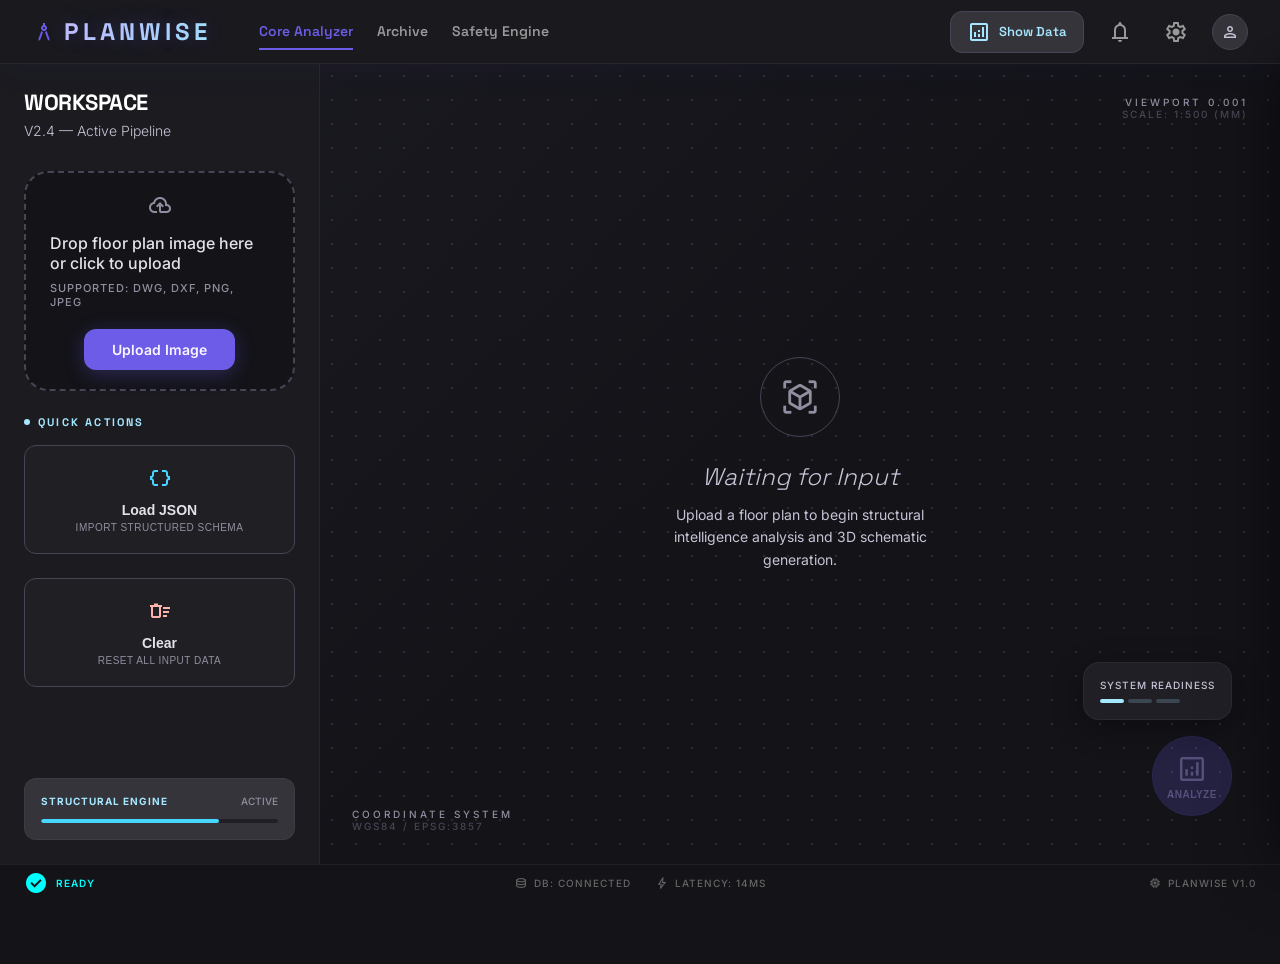
<file: frontend/index.html>
<!DOCTYPE html>
<html class="dark" lang="en">
<head>
    <meta charset="UTF-8">
    <meta name="viewport" content="width=device-width, initial-scale=1.0">
    <title>PlanWise — Structural Intelligence</title>
    <link rel="stylesheet" href="style.css">
    <link rel="preconnect" href="https://fonts.googleapis.com">
    <link rel="preconnect" href="https://fonts.gstatic.com" crossorigin>
    <link href="https://fonts.googleapis.com/css2?family=Space+Grotesk:wght@300;400;500;600;700&family=Inter:wght@300;400;500;600;700&family=JetBrains+Mono:wght@400;500;600&display=swap" rel="stylesheet">
    <link href="https://fonts.googleapis.com/css2?family=Material+Symbols+Outlined:wght,FILL@100..700,0..1&display=swap" rel="stylesheet">
    <script src="https://cdn.plot.ly/plotly-2.32.0.min.js"></script>
</head>
<body>
    <header class="topbar">
        <div class="topbar-left">
            <div class="logo">
                <span class="material-symbols-outlined logo-icon">architecture</span>
                <span class="logo-text">PLANWISE</span>
            </div>
            <nav class="nav-tabs">
                <a class="nav-tab active" href="#">Core Analyzer</a>
                <a class="nav-tab" href="#">Archive</a>
                <a class="nav-tab" href="#">Safety Engine</a>
            </nav>
        </div>
        <div class="topbar-right">
            <button class="toggle-btn" id="btn-toggle-results">
                <span class="material-symbols-outlined">analytics</span>
                <span>Show Data</span>
            </button>
            <button class="icon-btn">
                <span class="material-symbols-outlined">notifications</span>
            </button>
            <button class="icon-btn">
                <span class="material-symbols-outlined">settings</span>
            </button>
            <div class="user-avatar">
                <span class="material-symbols-outlined">person</span>
            </div>
        </div>
    </header>

    <main class="main-content">
        <!-- Left Panel - Input -->
        <section class="left-panel">
            <div class="panel-header">
                <h1 class="panel-title">Workspace</h1>
                <p class="panel-subtitle">V2.4 — Active Pipeline</p>
            </div>

            <!-- Upload Zone -->
            <div class="upload-zone" id="dropzone">
                <span class="material-symbols-outlined upload-icon">cloud_upload</span>
                <p class="upload-text">Drop floor plan image here or click to upload</p>
                <p class="upload-formats">Supported: DWG, DXF, PNG, JPEG</p>
                <button class="upload-btn" id="btn-upload">
                    Upload Image
                </button>
                <input type="file" id="file-input" accept="image/*" hidden>
            </div>

            <!-- Quick Actions -->
            <div class="quick-actions">
                <h2 class="section-title">
                    <span class="section-dot"></span>
                    Quick Actions
                </h2>
                <div class="action-grid">
                    <button class="action-card" id="btn-json">
                        <span class="material-symbols-outlined action-icon">data_object</span>
                        <div class="action-info">
                            <p class="action-title">Load JSON</p>
                            <p class="action-desc">Import structured schema</p>
                        </div>
                    </button>
                    <button class="action-card danger" id="btn-clear">
                        <span class="material-symbols-outlined action-icon">delete_sweep</span>
                        <div class="action-info">
                            <p class="action-title">Clear</p>
                            <p class="action-desc">Reset all input data</p>
                        </div>
                    </button>
                </div>
            </div>

            <!-- System Info -->
            <div class="system-info">
                <div class="system-header">
                    <span class="system-label">Structural Engine</span>
                    <span class="system-status">Active</span>
                </div>
                <div class="system-progress">
                    <div class="progress-bar"></div>
                </div>
            </div>
        </section>

        <!-- Right Panel - Preview -->
        <section class="right-panel">
            <div class="preview-bg">
                <div class="dot-grid"></div>
                <div class="gradient-overlay"></div>
            </div>
            
            <div class="preview-placeholder" id="placeholder">
                <div class="placeholder-icon">
                    <span class="material-symbols-outlined">view_in_ar</span>
                </div>
                <h3 class="placeholder-title">Waiting for Input</h3>
                <p class="placeholder-text">Upload a floor plan to begin structural intelligence analysis and 3D schematic generation.</p>
            </div>

            <img id="preview-image" class="preview-image" alt="Floor plan preview" hidden>
            
            <!-- Plotly 3D Viewer -->
            <div id="plotly-viewer" style="position: absolute; top:0; left:0; width: 100%; height: 100%; z-index: 10; display: none;"></div>

            <!-- Phase Selector -->
            <div class="phase-selector" id="phase-selector" style="display: none;">
                <button class="phase-btn active" data-phase="phase_1_layout">1. Layout</button>
                <button class="phase-btn" data-phase="phase_2_walls">2. Walls</button>
                <button class="phase-btn" data-phase="phase_3_analysis">3. Analysis</button>
                <button class="phase-btn" data-phase="phase_4_materials">4. Materials</button>
                <button class="phase-btn" data-phase="phase_5_final">5. Final</button>
                <button class="phase-btn play-btn" id="btn-autoplay" title="Auto-play phases">
                    <span class="material-symbols-outlined" style="font-size: 18px;">play_arrow</span>
                </button>
            </div>

            <!-- Floating Analyze Button -->
            <div class="analyze-float">
                <div class="system-readout">
                    <p class="readout-label">System Readiness</p>
                    <div class="readout-dots">
                        <span class="dot active"></span>
                        <span class="dot"></span>
                        <span class="dot"></span>
                    </div>
                </div>
                <button class="analyze-btn" id="btn-analyze" disabled>
                    <span class="material-symbols-outlined">analytics</span>
                    <span class="analyze-label">Analyze</span>
                </button>
            </div>

            <!-- Corner Annotations -->
            <div class="corner-info top-right">
                <p class="corner-label">Viewport 0.001</p>
                <p class="corner-sublabel">Scale: 1:500 (mm)</p>
            </div>
            <div class="corner-info bottom-left">
                <p class="corner-label">Coordinate System</p>
                <p class="corner-sublabel">WGS84 / EPSG:3857</p>
            </div>
        <!-- Right Panel - Analysis Results -->
        <section class="analysis-panel" id="analysis-panel">
            <div class="analysis-header">
                <h2 class="analysis-title">Safety Insights</h2>
                <div class="analysis-badge">Real-time</div>
            </div>
            
            <div class="analysis-placeholder">
                <span class="material-symbols-outlined placeholder-icon">query_stats</span>
                <p>Run analysis to see room-by-room risk scores and material recommendations.</p>
            </div>
            
            <div class="analysis-results" id="analysis-results" hidden>
                <!-- Dynamically populated by app.js -->
            </div>
        </section>
    </main>

    <!-- Status Bar -->
    <footer class="status-bar">
        <div class="status-left">
            <span class="material-symbols-outlined status-icon ready">check_circle</span>
            <span class="status-text ready" id="status-text">Ready</span>
        </div>
        <div class="status-center">
            <span class="status-item">
                <span class="material-symbols-outlined">database</span>
                DB: CONNECTED
            </span>
            <span class="status-item">
                <span class="material-symbols-outlined">bolt</span>
                LATENCY: 14MS
            </span>
        </div>
        <div class="status-right">
            <span class="status-item">
                <span class="material-symbols-outlined">memory</span>
                PLANWISE v1.0
            </span>
        </div>
    </footer>

    <script src="app.js"></script>
</body>
</html>
</file>
<file: frontend/style.css>
:root {
    --bg-surface: #131318;
    --bg-surface-container: #1f1f24;
    --bg-surface-container-low: #1b1b20;
    --bg-surface-container-high: #2a292f;
    --bg-surface-container-highest: #35343a;
    --bg-surface-bright: #39393e;
    --bg-surface-dim: #131318;
    
    --color-primary: #c6bfff;
    --color-primary-container: #6c5ce7;
    --color-on-primary: #2900a0;
    --color-on-primary-container: #faf6ff;
    
    --color-secondary: #a5e7ff;
    --color-secondary-container: #00d2ff;
    --color-on-secondary: #003543;
    --color-secondary-fixed: #b6ebff;
    --color-secondary-fixed-dim: #47d6ff;
    
    --color-tertiary: #c5c0ff;
    --color-tertiary-container: #6d66c4;
    --color-on-tertiary: #2a1f7e;
    
    --color-error: #ffb4ab;
    --color-error-container: #93000a;
    
    --color-on-surface: #e4e1e9;
    --color-on-surface-variant: #c8c4d7;
    --color-on-background: #e4e1e9;
    
    --color-outline: #928ea0;
    --color-outline-variant: #474554;
    
    --font-headline: 'Space Grotesk', sans-serif;
    --font-body: 'Inter', sans-serif;
    --font-mono: 'JetBrains Mono', monospace;
    
    --radius-sm: 6px;
    --radius-md: 12px;
    --radius-lg: 16px;
    --radius-xl: 24px;
    
    --transition-fast: 150ms ease;
    --transition-normal: 250ms ease;
}

* {
    margin: 0;
    padding: 0;
    box-sizing: border-box;
}

body {
    font-family: var(--font-body);
    background: var(--bg-surface);
    color: var(--color-on-surface);
    min-height: 100vh;
    overflow: hidden;
}

/* Top App Bar */
.topbar {
    position: fixed;
    top: 0;
    left: 0;
    right: 0;
    height: 64px;
    z-index: 100;
    background: rgba(31, 31, 36, 0.6);
    backdrop-filter: blur(24px);
    border-bottom: 1px solid rgba(255, 255, 255, 0.06);
    display: flex;
    align-items: center;
    justify-content: space-between;
    padding: 0 32px;
    box-shadow: 0 0 40px rgba(108, 92, 231, 0.06);
}

.topbar-left {
    display: flex;
    align-items: center;
    gap: 48px;
}

.logo {
    display: flex;
    align-items: center;
    gap: 8px;
}

.logo-icon {
    font-size: 28px;
    color: var(--color-primary-container);
    font-variation-settings: 'FILL' 1;
}

.logo-text {
    font-family: var(--font-headline);
    font-size: 24px;
    font-weight: 700;
    letter-spacing: 4px;
    background: linear-gradient(135deg, #c6bfff 0%, #a5e7ff 100%);
    -webkit-background-clip: text;
    background-clip: text;
    -webkit-text-fill-color: transparent;
    text-shadow: 0 0 20px rgba(108, 92, 231, 0.3);
    text-transform: uppercase;
}

.nav-tabs {
    display: flex;
    align-items: center;
    gap: 24px;
}

.nav-tab {
    font-family: var(--font-headline);
    font-size: 14px;
    font-weight: 600;
    color: #999;
    text-decoration: none;
    padding: 8px 0;
    border-bottom: 2px solid transparent;
    transition: all var(--transition-fast);
}

.nav-tab:hover {
    color: white;
}

.nav-tab.active {
    color: var(--color-primary-container);
    border-bottom-color: var(--color-primary-container);
}

.topbar-right {
    display: flex;
    align-items: center;
    gap: 16px;
}

.icon-btn {
    width: 40px;
    height: 40px;
    border-radius: var(--radius-md);
    border: none;
    background: transparent;
    color: #999;
    cursor: pointer;
    display: flex;
    align-items: center;
    justify-content: center;
    transition: all var(--transition-fast);
}

.icon-btn:hover {
    background: var(--bg-surface-container-highest);
    color: white;
}

.user-avatar {
    width: 36px;
    height: 36px;
    border-radius: 50%;
    background: var(--bg-surface-container-highest);
    border: 1px solid var(--color-outline-variant);
    display: flex;
    align-items: center;
    justify-content: center;
    cursor: pointer;
}

.user-avatar .material-symbols-outlined {
    font-size: 20px;
    color: var(--color-on-surface-variant);
}

/* Main Content */
.main-content {
    display: flex;
    height: calc(100vh - 36px - 64px);
    margin-top: 64px;
    overflow: hidden;
}

/* Left Panel */
.left-panel {
    width: 320px;
    background: var(--bg-surface-container-low);
    padding: 24px;
    display: flex;
    flex-direction: column;
    gap: 24px;
    border-right: 1px solid rgba(255, 255, 255, 0.05);
    overflow-y: auto;
}

.panel-header {
    margin-bottom: 8px;
}

.panel-title {
    font-family: var(--font-headline);
    font-size: 22px;
    font-weight: 700;
    letter-spacing: -0.5px;
    color: white;
    text-transform: uppercase;
    margin-bottom: 6px;
}

.panel-subtitle {
    font-size: 14px;
    color: var(--color-on-surface-variant);
    font-weight: 300;
}

/* Upload Zone */
.upload-zone {
    position: relative;
    height: 220px;
    border: 2px dashed var(--color-outline-variant);
    border-radius: var(--radius-xl);
    background: var(--bg-surface-dim);
    display: flex;
    flex-direction: column;
    align-items: center;
    justify-content: center;
    padding: 24px;
    cursor: pointer;
    transition: all var(--transition-normal);
}

.upload-zone:hover {
    border-color: var(--color-primary-container);
    background: var(--bg-surface-container);
}

.upload-icon {
    font-size: 56px;
    color: var(--color-outline);
    margin-bottom: 16px;
    transition: color var(--transition-normal);
}

.upload-zone:hover .upload-icon {
    color: var(--color-primary-container);
}

.upload-text {
    font-size: 16px;
    font-weight: 500;
    color: var(--color-on-surface);
    margin-bottom: 8px;
}

.upload-formats {
    font-size: 11px;
    font-weight: 500;
    color: var(--color-outline);
    text-transform: uppercase;
    letter-spacing: 1px;
    margin-bottom: 20px;
}

.upload-btn {
    padding: 12px 28px;
    background: var(--color-primary-container);
    color: var(--color-on-primary-container);
    border: none;
    border-radius: var(--radius-md);
    font-family: var(--font-body);
    font-size: 14px;
    font-weight: 600;
    cursor: pointer;
    box-shadow: 0 4px 20px rgba(108, 92, 231, 0.3);
    transition: all var(--transition-fast);
}

.upload-btn:hover {
    transform: scale(1.02);
}

.upload-btn:active {
    transform: scale(0.98);
}

/* Quick Actions */
.quick-actions {
    flex: 1;
}

.section-title {
    font-family: var(--font-headline);
    font-size: 11px;
    font-weight: 700;
    color: var(--color-secondary);
    text-transform: uppercase;
    letter-spacing: 0.2em;
    display: flex;
    align-items: center;
    gap: 8px;
    margin-bottom: 16px;
}

.section-dot {
    width: 6px;
    height: 6px;
    background: var(--color-secondary);
    border-radius: 50%;
}

.action-grid {
    display: flex;
    flex-direction: column;
    align-items: center;
    gap: 24px;
    width: 100%;
}

.action-card {
    display: flex;
    flex-direction: column;
    align-items: center;
    justify-content: center;
    gap: 12px;
    padding: 20px;
    width: 100%;
    background: var(--bg-surface-container);
    border: 1px solid var(--color-outline-variant);
    border-radius: var(--radius-md);
    cursor: pointer;
    transition: all var(--transition-fast);
    text-align: center;
}

.action-card:hover {
    background: var(--bg-surface-bright);
    border-color: rgba(255, 255, 255, 0.1);
}

.action-card.danger:hover {
    background: rgba(255, 71, 87, 0.1);
    border-color: rgba(255, 71, 87, 0.3);
}

.action-card .action-icon {
    font-size: 24px;
    color: var(--color-secondary-fixed-dim);
}

.action-card.danger .action-icon {
    color: var(--color-error);
}

.action-info {
    flex: 1;
}

.action-title {
    font-size: 14px;
    font-weight: 600;
    color: var(--color-on-surface);
    margin-bottom: 4px;
}

.action-desc {
    font-size: 10px;
    font-weight: 500;
    color: var(--color-outline);
    text-transform: uppercase;
    letter-spacing: 0.05em;
}

/* System Info */
.system-info {
    margin-top: auto;
    padding: 16px;
    background: var(--bg-surface-container-highest);
    border-radius: var(--radius-md);
    border: 1px solid rgba(255, 255, 255, 0.04);
}

.system-header {
    display: flex;
    justify-content: space-between;
    margin-bottom: 12px;
}

.system-label {
    font-size: 10px;
    font-weight: 700;
    color: var(--color-secondary);
    text-transform: uppercase;
    letter-spacing: 0.1em;
}

.system-status {
    font-size: 10px;
    font-weight: 500;
    color: var(--color-outline);
    text-transform: uppercase;
}

.system-progress {
    height: 4px;
    background: var(--bg-surface-container);
    border-radius: 2px;
    overflow: hidden;
}

.progress-bar {
    height: 100%;
    width: 75%;
    background: var(--color-secondary-fixed-dim);
    border-radius: 2px;
}

/* Right Panel */
.right-panel {
    flex: 1;
    position: relative;
    background: var(--bg-surface);
    overflow: hidden;
}

.preview-bg {
    position: absolute;
    inset: 0;
    z-index: 0;
}

.dot-grid {
    position: absolute;
    inset: 0;
    background-image: radial-gradient(circle, var(--color-outline-variant) 1px, transparent 1px);
    background-size: 24px 24px;
    opacity: 0.5;
}

.gradient-overlay {
    position: absolute;
    inset: 0;
    background: linear-gradient(135deg, rgba(198, 191, 255, 0.03) 0%, transparent 50%);
}

.preview-placeholder {
    position: absolute;
    inset: 0;
    display: flex;
    flex-direction: column;
    align-items: center;
    justify-content: center;
    z-index: 1;
}

.placeholder-icon {
    width: 80px;
    height: 80px;
    border: 1px solid var(--color-outline-variant);
    border-radius: 50%;
    display: flex;
    align-items: center;
    justify-content: center;
    margin-bottom: 24px;
}

.placeholder-icon .material-symbols-outlined {
    font-size: 40px;
    color: var(--color-outline);
}

.placeholder-title {
    font-family: var(--font-headline);
    font-size: 24px;
    font-weight: 300;
    color: var(--color-on-surface-variant);
    font-style: italic;
    margin-bottom: 12px;
}

.placeholder-text {
    font-size: 14px;
    color: var(--color-on-surface-variant);
    max-width: 320px;
    text-align: center;
    line-height: 1.6;
}

.preview-image {
    position: absolute;
    inset: 0;
    width: 100%;
    height: 100%;
    object-fit: contain;
    padding: 48px;
    z-index: 2;
}

/* Floating Analyze Button */
.analyze-float {
    position: absolute;
    bottom: 48px;
    right: 48px;
    display: flex;
    flex-direction: column;
    align-items: flex-end;
    gap: 16px;
    z-index: 10;
}

.system-readout {
    padding: 16px;
    background: rgba(42, 41, 47, 0.6);
    backdrop-filter: blur(12px);
    border: 1px solid rgba(255, 255, 255, 0.05);
    border-radius: var(--radius-lg);
    box-shadow: 0 8px 32px rgba(0, 0, 0, 0.3);
}

.readout-label {
    font-size: 10px;
    font-weight: 500;
    color: var(--color-on-surface-variant);
    text-transform: uppercase;
    letter-spacing: 0.1em;
    margin-bottom: 8px;
}

.readout-dots {
    display: flex;
    gap: 4px;
}

.readout-dots .dot {
    width: 24px;
    height: 4px;
    background: rgba(165, 231, 255, 0.2);
    border-radius: 2px;
}

.readout-dots .dot.active {
    background: var(--color-secondary);
}

.analyze-btn {
    width: 80px;
    height: 80px;
    border-radius: 50%;
    background: rgba(108, 92, 231, 0.2);
    border: 1px solid rgba(108, 92, 231, 0.1);
    color: rgba(198, 191, 255, 0.3);
    cursor: not-allowed;
    display: flex;
    flex-direction: column;
    align-items: center;
    justify-content: center;
    gap: 4px;
    transition: all var(--transition-normal);
}

.analyze-btn:not(:disabled) {
    background: var(--color-primary-container);
    color: var(--color-on-primary-container);
    cursor: pointer;
    box-shadow: 0 8px 32px rgba(108, 92, 231, 0.4);
}

.analyze-btn:not(:disabled):hover {
    transform: scale(1.05);
    box-shadow: 0 12px 40px rgba(108, 92, 231, 0.5);
}

.analyze-btn .material-symbols-outlined {
    font-size: 32px;
}

.analyze-label {
    font-size: 10px;
    font-weight: 700;
    text-transform: uppercase;
    letter-spacing: 0.05em;
}

/* Corner Annotations */
.corner-info {
    position: absolute;
    z-index: 5;
    pointer-events: none;
}

.corner-info.top-right {
    top: 32px;
    right: 32px;
    text-align: right;
}

.corner-info.bottom-left {
    bottom: 32px;
    left: 32px;
}

.corner-label {
    font-size: 10px;
    font-weight: 500;
    color: var(--color-outline);
    text-transform: uppercase;
    letter-spacing: 0.3em;
}

.corner-sublabel {
    font-size: 10px;
    font-weight: 500;
    color: var(--color-outline-variant);
    text-transform: uppercase;
    letter-spacing: 0.2em;
}

/* Status Bar */
.status-bar {
    position: fixed;
    bottom: 0;
    left: 0;
    right: 0;
    height: 36px;
    z-index: 100;
    background: var(--bg-surface);
    border-top: 1px solid rgba(255, 255, 255, 0.05);
    display: flex;
    align-items: center;
    justify-content: space-between;
    padding: 0 24px;
}

.status-left,
.status-center,
.status-right {
    display: flex;
    align-items: center;
    gap: 8px;
}

.status-left {
    flex: 1;
}

.status-center {
    flex: 2;
    justify-content: center;
    gap: 24px;
}

.status-right {
    flex: 1;
    justify-content: flex-end;
}

.status-icon {
    font-size: 16px;
}

.status-icon.ready {
    color: #00FFFF;
    font-variation-settings: 'FILL' 1;
}

.status-text {
    font-size: 10px;
    font-weight: 600;
    text-transform: uppercase;
    letter-spacing: 0.1em;
    color: #00FFFF;
}

.status-item {
    display: flex;
    align-items: center;
    gap: 6px;
    font-size: 10px;
    font-weight: 500;
    text-transform: uppercase;
    letter-spacing: 0.1em;
    color: #666;
}

.status-item .material-symbols-outlined {
    font-size: 14px;
}

/* Dragover State */
.upload-zone.dragover {
    border-color: var(--color-primary-container);
    background: var(--bg-surface-container);
}

.upload-zone.dragover .upload-icon {
    color: var(--color-primary-container);
}

/* Loading Animation */
.analyze-btn.loading {
    pointer-events: none;
}

.analyze-btn.loading .material-symbols-outlined {
    animation: spin 1s linear infinite;
}


/* Toggle Button Style */
.toggle-btn {
    display: flex;
    align-items: center;
    gap: 8px;
    padding: 8px 16px;
    background: var(--bg-surface-container-highest);
    border: 1px solid var(--color-outline-variant);
    border-radius: var(--radius-md);
    color: var(--color-secondary);
    font-family: var(--font-headline);
    font-size: 13px;
    font-weight: 600;
    cursor: pointer;
    transition: all var(--transition-fast);
}

.toggle-btn:hover {
    background: var(--bg-surface-bright);
    color: white;
    border-color: var(--color-secondary);
}

.toggle-btn.active {
    background: var(--color-secondary);
    color: black;
}

/* Analysis Panel (Toggleable Side Drawer) */
.analysis-panel {
    position: fixed;
    top: 64px;
    right: -420px;
    bottom: 36px;
    width: 400px;
    background: rgba(31, 31, 36, 0.9);
    backdrop-filter: blur(24px);
    border-left: 1px solid rgba(255, 255, 255, 0.1);
    display: flex;
    flex-direction: column;
    padding: 0;
    overflow: hidden;
    z-index: 1500;
    transition: all 0.4s cubic-bezier(0.16, 1, 0.3, 1);
    box-shadow: -20px 0 60px rgba(0, 0, 0, 0.5);
}

.analysis-panel.show {
    right: 0;
}

.analysis-header {
    height: 64px;
    padding: 0 24px;
    display: flex;
    align-items: center;
    justify-content: space-between;
    border-bottom: 1px solid rgba(255, 255, 255, 0.05);
}

.analysis-title {
    font-family: var(--font-headline);
    font-size: 16px;
    font-weight: 700;
    color: white;
    text-transform: uppercase;
    letter-spacing: 0.1em;
}

.analysis-badge {
    font-size: 10px;
    font-weight: 700;
    padding: 4px 8px;
    background: rgba(0, 217, 165, 0.1);
    color: #00D9A5;
    border-radius: 4px;
    text-transform: uppercase;
    letter-spacing: 0.1em;
}

.analysis-placeholder {
    flex: 1;
    display: flex;
    flex-direction: column;
    align-items: center;
    justify-content: center;
    padding: 40px;
    text-align: center;
    color: var(--color-outline);
}

.analysis-placeholder .placeholder-icon {
    font-size: 48px;
    margin-bottom: 24px;
    opacity: 0.3;
}

.analysis-placeholder p {
    font-size: 13px;
    line-height: 1.6;
    max-width: 240px;
}

.analysis-results {
    flex: 1;
    padding: 24px;
    overflow-y: auto;
    display: flex;
    flex-direction: column;
}

.results-header {
    padding: 0 0 16px 0;
    margin-bottom: 24px;
    border-bottom: 1px solid rgba(255, 255, 255, 0.05);
}

.data-summary {
    font-size: 13px;
    color: var(--color-outline);
    text-transform: uppercase;
    letter-spacing: 0.1em;
}

.data-section-title {
    font-family: var(--font-headline);
    font-size: 11px;
    font-weight: 700;
    color: var(--color-secondary);
    text-transform: uppercase;
    letter-spacing: 0.2em;
    margin: 0 0 16px 4px;
    display: flex;
    align-items: center;
    gap: 8px;
}

.room-card {
    background: rgba(255, 255, 255, 0.02);
    border-radius: 12px;
    padding: 16px;
    margin-bottom: 24px;
    display: flex;
    flex-direction: column;
    gap: 16px;
    transition: background 0.3s ease;
}

.room-card:hover {
    background: rgba(255, 255, 255, 0.04);
}

.room-header {
    display: flex;
    justify-content: space-between;
    align-items: center;
}

.room-identity {
    display: flex;
    align-items: center;
    gap: 12px;
}

.room-indicator {
    width: 4px;
    height: 18px;
    border-radius: 2px;
}

.room-name {
    font-size: 15px;
    font-weight: 600;
    color: white;
}

.risk-badge {
    font-size: 10px;
    font-weight: 700;
    text-transform: uppercase;
    letter-spacing: 0.05em;
}

.walls-collection {
    display: flex;
    flex-direction: column;
    gap: 12px;
}

.wall-interaction-item {
    padding-left: 12px;
    border-left: 1px solid rgba(255, 255, 255, 0.1);
    display: flex;
    flex-direction: column;
    gap: 10px;
}

.wall-item-header {
    display: flex;
    justify-content: space-between;
}

.wall-item-name {
    font-size: 12px;
    font-weight: 500;
    color: var(--color-outline);
}

.wall-item-score {
    font-size: 11px;
    font-weight: 600;
}

.material-options-list {
    display: flex;
    flex-direction: column;
    gap: 6px;
}

.material-chip {
    display: flex;
    justify-content: space-between;
    align-items: center;
    padding: 8px 10px;
    background: rgba(255, 255, 255, 0.03);
    border-radius: 8px;
    transition: background 0.2s ease;
}

.chip-main {
    display: flex;
    align-items: center;
    gap: 10px;
}

.chip-rank {
    font-size: 9px;
    font-weight: 700;
    color: black;
    padding: 2px 6px;
    border-radius: 4px;
    text-transform: uppercase;
}

.chip-name {
    font-size: 12px;
    font-weight: 500;
}

.chip-score {
    font-size: 10px;
    color: var(--color-outline);
    font-family: var(--font-mono);
}

@keyframes spin {
    from { transform: rotate(0deg); }
    to { transform: rotate(360deg); }
}

/* Phase Selector */
.phase-selector {
    position: absolute;
    top: 32px;
    left: 50%;
    transform: translateX(-50%);
    background: rgba(31, 31, 36, 0.85);
    backdrop-filter: blur(12px);
    border: 1px solid rgba(255, 255, 255, 0.1);
    border-radius: 24px;
    padding: 6px;
    display: flex;
    gap: 4px;
    z-index: 20;
    box-shadow: 0 8px 32px rgba(0, 0, 0, 0.3);
}

.phase-btn {
    background: transparent;
    border: none;
    color: var(--color-on-surface-variant);
    font-family: var(--font-headline);
    font-size: 13px;
    font-weight: 600;
    padding: 8px 16px;
    border-radius: 18px;
    cursor: pointer;
    transition: all var(--transition-fast);
}

.phase-btn:hover {
    background: rgba(255, 255, 255, 0.05);
    color: white;
}

.phase-btn.active {
    background: var(--color-primary-container);
    color: white;
    box-shadow: 0 4px 12px rgba(108, 92, 231, 0.3);
}

.phase-btn.play-btn {
    display: flex;
    align-items: center;
    justify-content: center;
    padding: 6px 12px;
    margin-left: 8px;
    color: var(--color-secondary);
    border: 1px solid rgba(165, 231, 255, 0.2);
}

.phase-btn.play-btn:hover {
    background: rgba(165, 231, 255, 0.1);
    border-color: var(--color-secondary);
}

.phase-btn.play-btn.playing {
    background: var(--color-secondary);
    color: var(--bg-surface);
}

/* AI Engineering Insights */
.ai-insight-box {
    margin-top: 16px;
    padding: 12px;
    background: rgba(165, 231, 255, 0.05);
    border: 1px solid rgba(165, 231, 255, 0.1);
    border-radius: 10px;
    display: flex;
    flex-direction: column;
    gap: 12px;
}

.insight-label {
    display: flex;
    align-items: center;
    gap: 8px;
    font-size: 11px;
    font-weight: 700;
    color: var(--color-secondary);
    text-transform: uppercase;
    letter-spacing: 0.1em;
}

.insight-icon {
    font-size: 16px !important;
}

.insight-text {
    font-size: 13px;
    line-height: 1.5;
    color: white;
    margin: 0;
}

.insight-meta {
    display: flex;
    flex-direction: column;
    gap: 8px;
    padding-top: 10px;
    border-top: 1px solid rgba(165, 231, 255, 0.1);
}

.meta-item {
    display: flex;
    flex-direction: column;
    gap: 4px;
}

.meta-label {
    font-size: 10px;
    font-weight: 600;
    color: var(--color-outline);
    text-transform: uppercase;
}

.meta-value {
    font-size: 12px;
    line-height: 1.4;
}

.meta-value.risk {
    color: #FFB800; /* Warning Yellow */
}

.meta-value.solution {
    color: var(--color-on-surface);
}

/* Responsive */
@media (max-width: 1280px) {
    .analysis-panel {
        width: 320px;
        right: -340px;
    }
}

@media (max-width: 1024px) {
    .left-panel {
        width: 100%;
        min-width: auto;
        height: auto;
        max-height: 50vh;
    }
    
    .right-panel {
        min-height: 50vh;
    }
    
    .analyze-float {
        bottom: 24px;
        right: 24px;
    }
}
</file>
